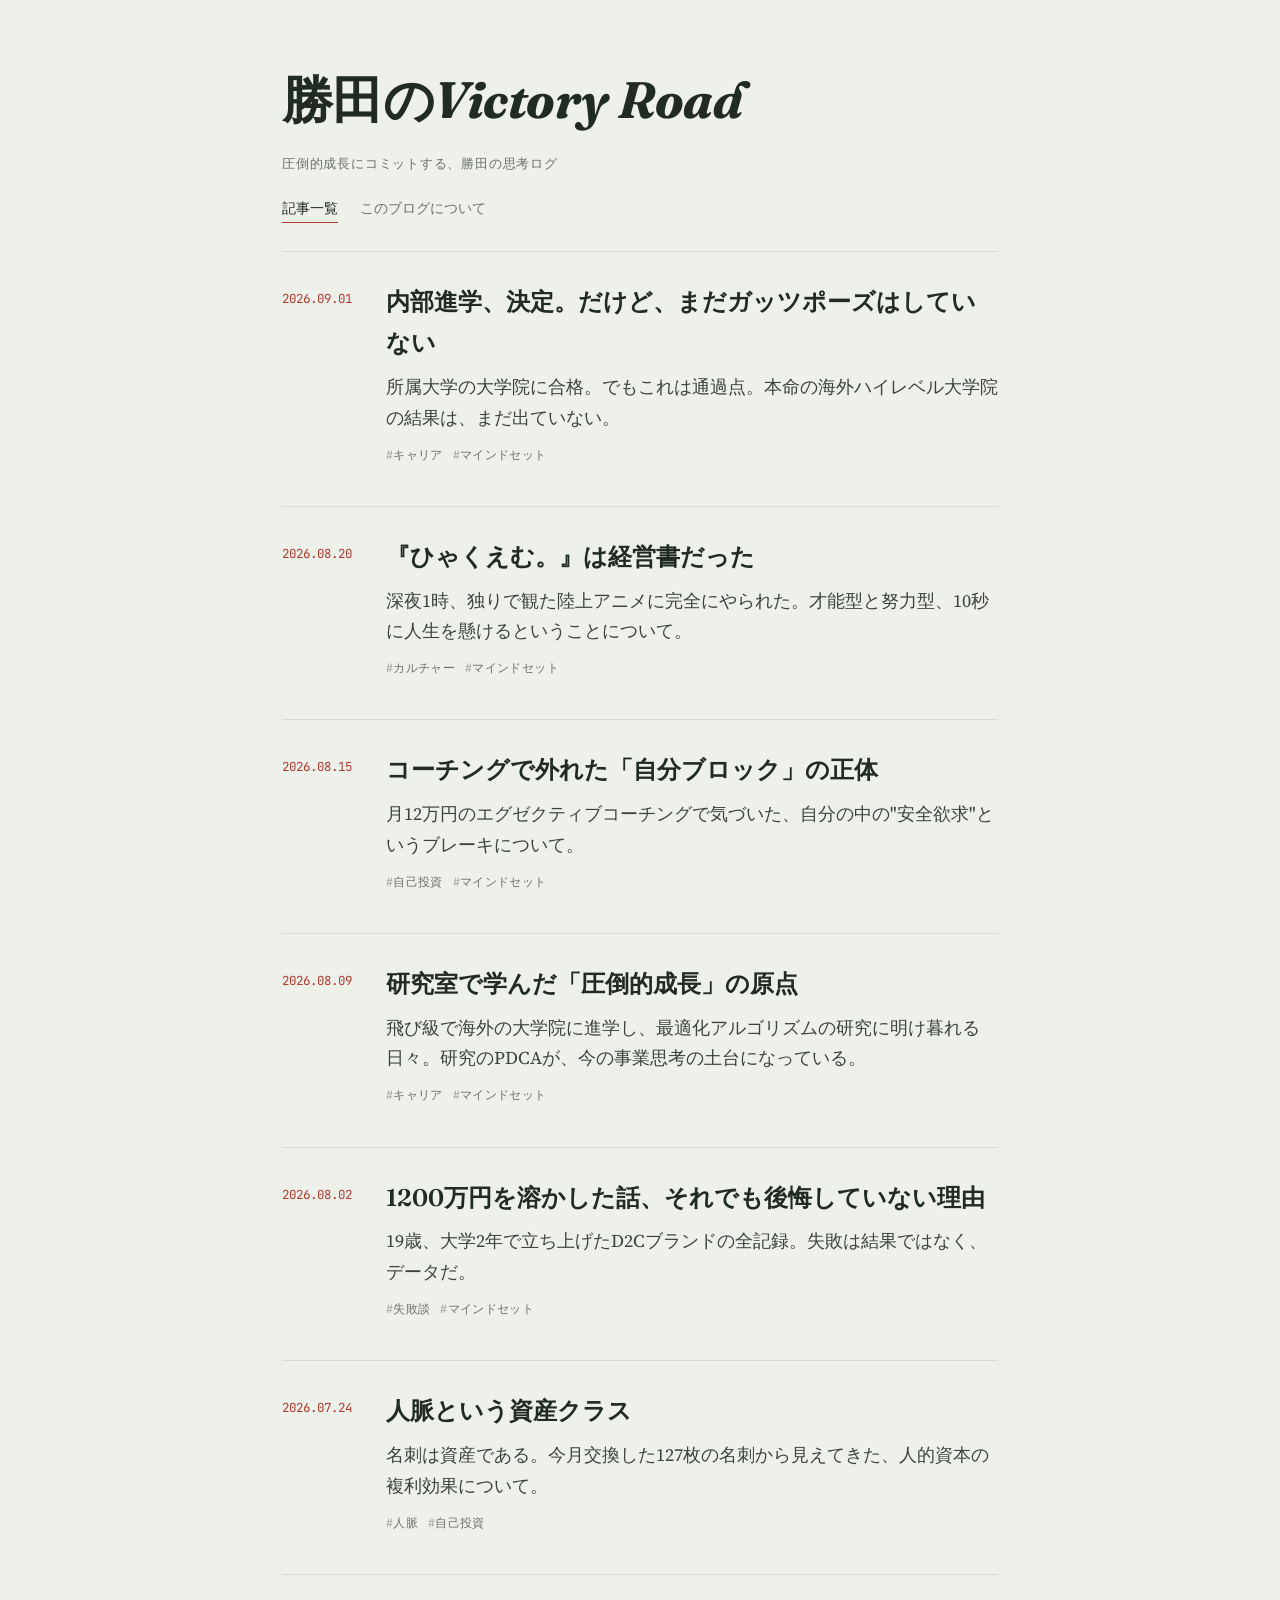
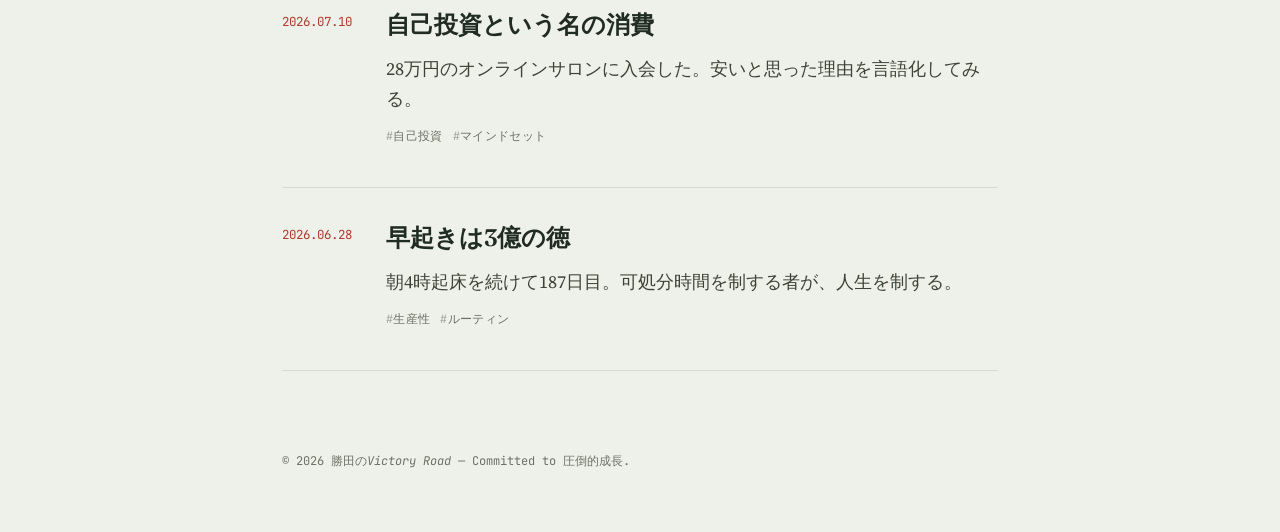
<file: index.html>
<!DOCTYPE html>
<html lang="ja">
<head>
<meta charset="UTF-8">
<meta name="viewport" content="width=device-width, initial-scale=1.0">
<title>勝田のVictory Road</title>
<link rel="stylesheet" href="style.css">
</head>
<body>

<header class="site-header">
  <a href="index.html" class="site-title">勝田の<i>Victory Road</i></a>
  <p class="site-tagline">圧倒的成長にコミットする、勝田の思考ログ</p>
  <nav class="site-nav">
    <a href="index.html" aria-current="page">記事一覧</a>
    <a href="about.html">このブログについて</a>
  </nav>
</header>

<main class="notebook">
  <hr class="notebook-rule">
  <ul class="entries">

    <li class="entry">
      <span class="entry-date">2026.09.01</span>
      <div>
        <h2 class="entry-title"><a href="posts/post-8.html">内部進学、決定。だけど、まだガッツポーズはしていない</a></h2>
        <p class="entry-excerpt">所属大学の大学院に合格。でもこれは通過点。本命の海外ハイレベル大学院の結果は、まだ出ていない。</p>
        <p class="entry-tags"><span>キャリア</span><span>マインドセット</span></p>
      </div>
    </li>

    <li class="entry">
      <span class="entry-date">2026.08.20</span>
      <div>
        <h2 class="entry-title"><a href="posts/post-7.html">『ひゃくえむ。』は経営書だった</a></h2>
        <p class="entry-excerpt">深夜1時、独りで観た陸上アニメに完全にやられた。才能型と努力型、10秒に人生を懸けるということについて。</p>
        <p class="entry-tags"><span>カルチャー</span><span>マインドセット</span></p>
      </div>
    </li>

    <li class="entry">
      <span class="entry-date">2026.08.15</span>
      <div>
        <h2 class="entry-title"><a href="posts/post-6.html">コーチングで外れた「自分ブロック」の正体</a></h2>
        <p class="entry-excerpt">月12万円のエグゼクティブコーチングで気づいた、自分の中の"安全欲求"というブレーキについて。</p>
        <p class="entry-tags"><span>自己投資</span><span>マインドセット</span></p>
      </div>
    </li>

    <li class="entry">
      <span class="entry-date">2026.08.09</span>
      <div>
        <h2 class="entry-title"><a href="posts/post-5.html">研究室で学んだ「圧倒的成長」の原点</a></h2>
        <p class="entry-excerpt">飛び級で海外の大学院に進学し、最適化アルゴリズムの研究に明け暮れる日々。研究のPDCAが、今の事業思考の土台になっている。</p>
        <p class="entry-tags"><span>キャリア</span><span>マインドセット</span></p>
      </div>
    </li>

    <li class="entry">
      <span class="entry-date">2026.08.02</span>
      <div>
        <h2 class="entry-title"><a href="posts/post-4.html">1200万円を溶かした話、それでも後悔していない理由</a></h2>
        <p class="entry-excerpt">19歳、大学2年で立ち上げたD2Cブランドの全記録。失敗は結果ではなく、データだ。</p>
        <p class="entry-tags"><span>失敗談</span><span>マインドセット</span></p>
      </div>
    </li>

    <li class="entry">
      <span class="entry-date">2026.07.24</span>
      <div>
        <h2 class="entry-title"><a href="posts/post-3.html">人脈という資産クラス</a></h2>
        <p class="entry-excerpt">名刺は資産である。今月交換した127枚の名刺から見えてきた、人的資本の複利効果について。</p>
        <p class="entry-tags"><span>人脈</span><span>自己投資</span></p>
      </div>
    </li>

    <li class="entry">
      <span class="entry-date">2026.07.10</span>
      <div>
        <h2 class="entry-title"><a href="posts/post-2.html">自己投資という名の消費</a></h2>
        <p class="entry-excerpt">28万円のオンラインサロンに入会した。安いと思った理由を言語化してみる。</p>
        <p class="entry-tags"><span>自己投資</span><span>マインドセット</span></p>
      </div>
    </li>

    <li class="entry">
      <span class="entry-date">2026.06.28</span>
      <div>
        <h2 class="entry-title"><a href="posts/post-1.html">早起きは3億の徳</a></h2>
        <p class="entry-excerpt">朝4時起床を続けて187日目。可処分時間を制する者が、人生を制する。</p>
        <p class="entry-tags"><span>生産性</span><span>ルーティン</span></p>
      </div>
    </li>

  </ul>
</main>

<footer class="site-footer">
  © 2026 勝田の<i>Victory Road</i> — Committed to 圧倒的成長.
</footer>

</body>
</html>
</file>
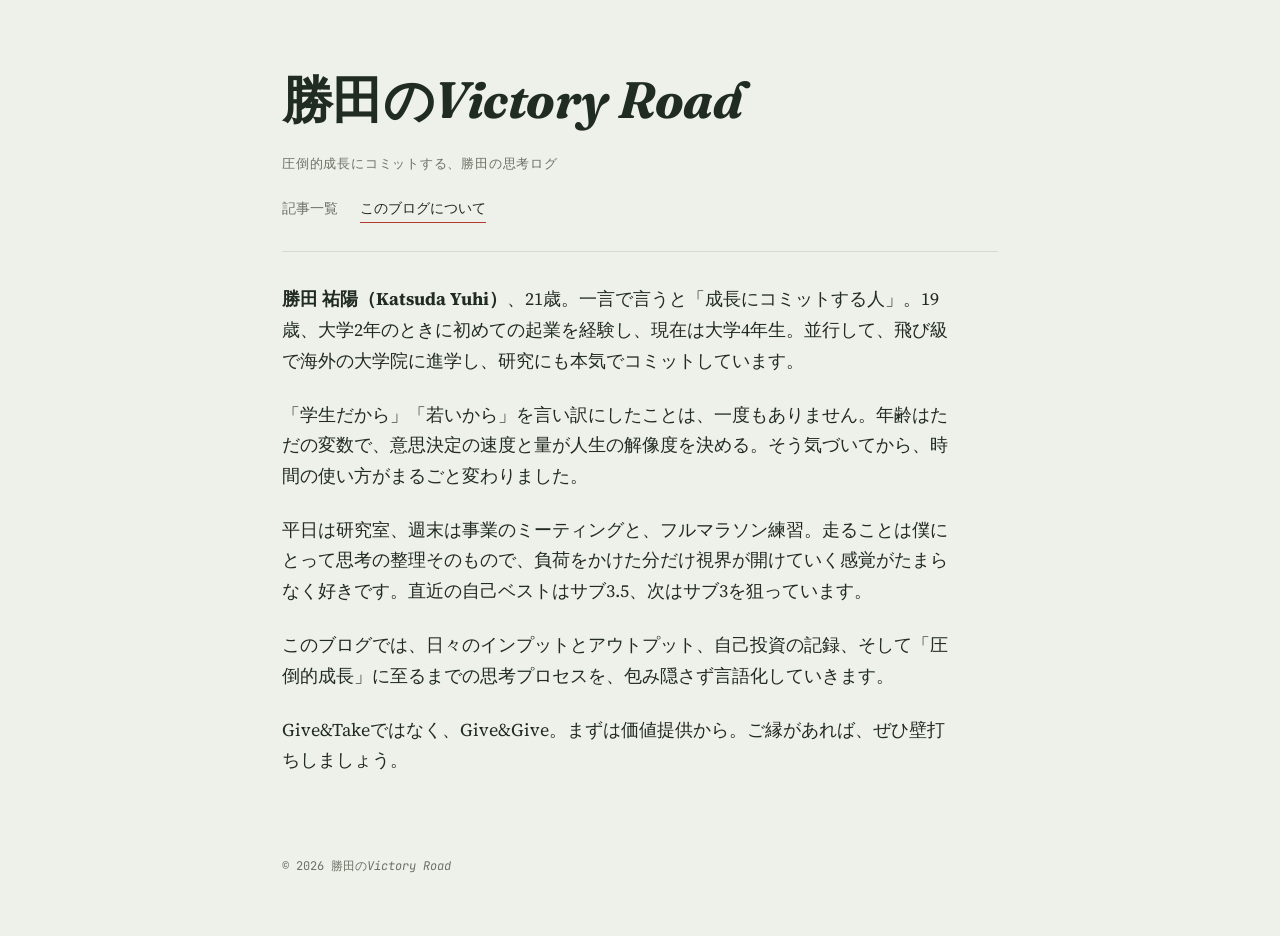
<file: about.html>
<!DOCTYPE html>
<html lang="ja">
<head>
<meta charset="UTF-8">
<meta name="viewport" content="width=device-width, initial-scale=1.0">
<title>このブログについて — 勝田のVictory Road</title>
<link rel="stylesheet" href="style.css">
</head>
<body>

<header class="site-header">
  <a href="index.html" class="site-title">勝田の<i>Victory Road</i></a>
  <p class="site-tagline">圧倒的成長にコミットする、勝田の思考ログ</p>
  <nav class="site-nav">
    <a href="index.html">記事一覧</a>
    <a href="about.html" aria-current="page">このブログについて</a>
  </nav>
</header>

<main class="notebook">
  <hr class="notebook-rule">
  <div class="about-body" style="padding-top:24px;">
    <p><strong>勝田 祐陽（Katsuda Yuhi）</strong>、21歳。一言で言うと「成長にコミットする人」。19歳、大学2年のときに初めての起業を経験し、現在は大学4年生。並行して、飛び級で海外の大学院に進学し、研究にも本気でコミットしています。</p>
    <p>「学生だから」「若いから」を言い訳にしたことは、一度もありません。年齢はただの変数で、意思決定の速度と量が人生の解像度を決める。そう気づいてから、時間の使い方がまるごと変わりました。</p>
    <p>平日は研究室、週末は事業のミーティングと、フルマラソン練習。走ることは僕にとって思考の整理そのもので、負荷をかけた分だけ視界が開けていく感覚がたまらなく好きです。直近の自己ベストはサブ3.5、次はサブ3を狙っています。</p>
    <p>このブログでは、日々のインプットとアウトプット、自己投資の記録、そして「圧倒的成長」に至るまでの思考プロセスを、包み隠さず言語化していきます。</p>
    <p>Give&Takeではなく、Give&Give。まずは価値提供から。ご縁があれば、ぜひ壁打ちしましょう。</p>
  </div>
</main>

<footer class="site-footer">
  © 2026 勝田の<i>Victory Road</i>
</footer>

</body>
</html>
</file>
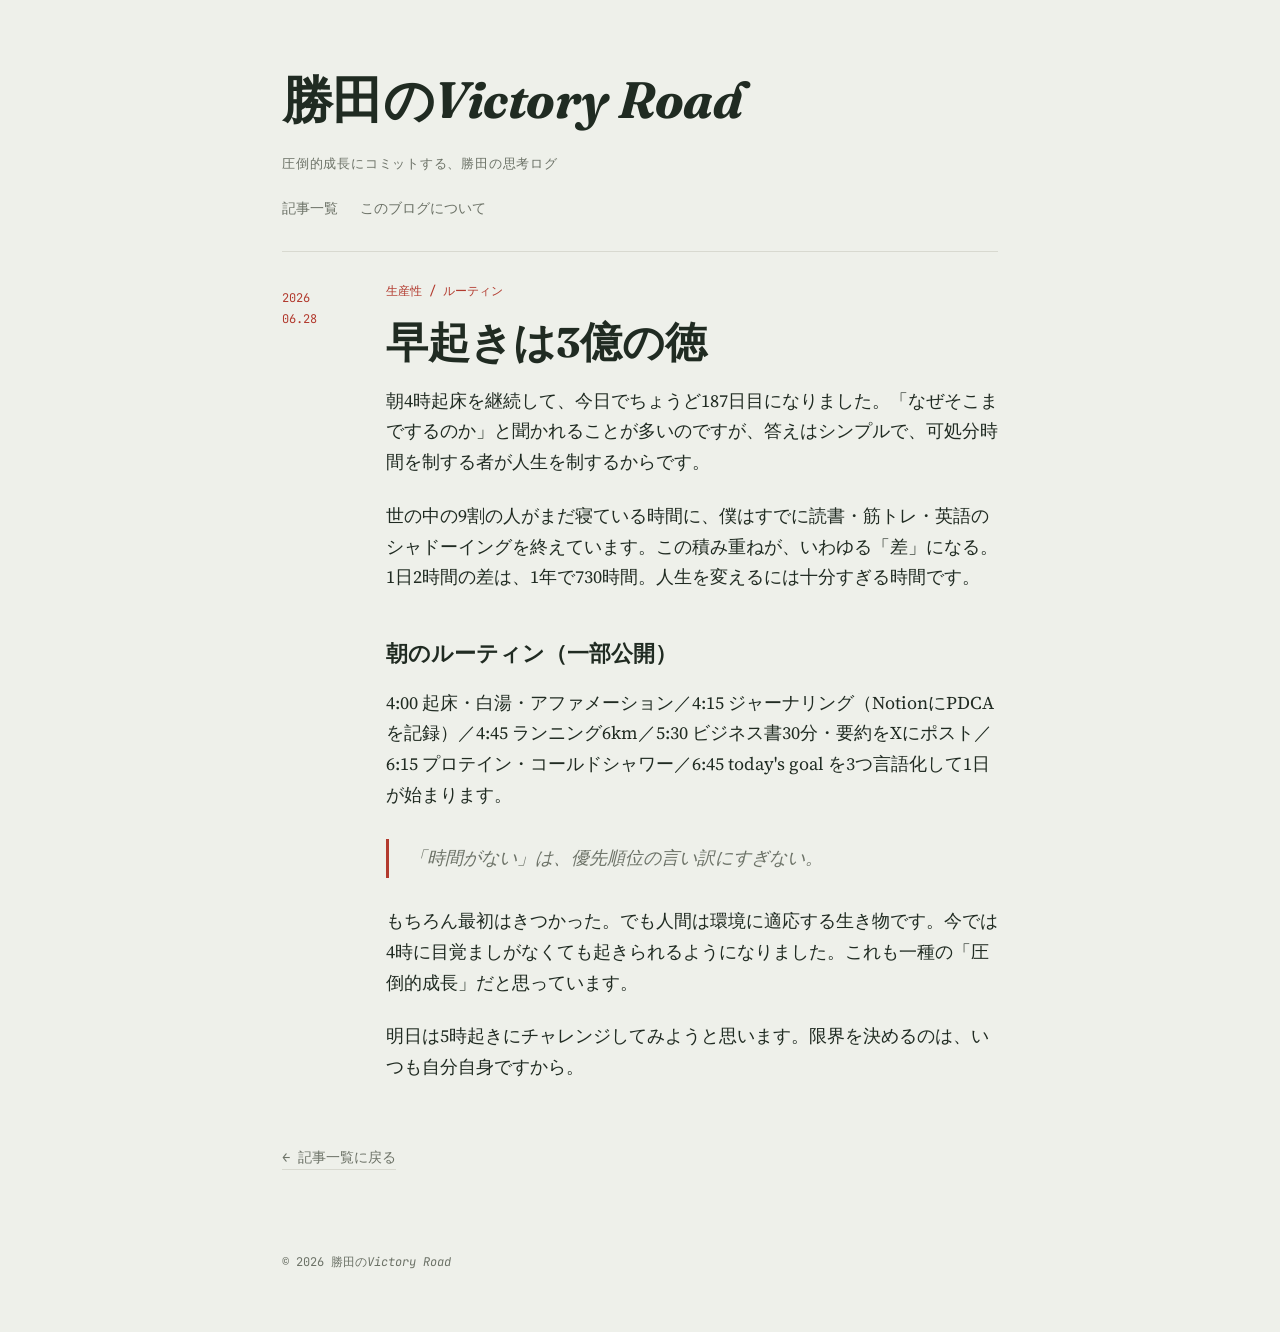
<file: posts/post-1.html>
<!DOCTYPE html>
<html lang="ja">
<head>
<meta charset="UTF-8">
<meta name="viewport" content="width=device-width, initial-scale=1.0">
<title>早起きは3億の徳 — 勝田のVictory Road</title>
<link rel="stylesheet" href="../style.css">
</head>
<body>

<header class="site-header">
  <a href="../index.html" class="site-title">勝田の<i>Victory Road</i></a>
  <p class="site-tagline">圧倒的成長にコミットする、勝田の思考ログ</p>
  <nav class="site-nav">
    <a href="../index.html">記事一覧</a>
    <a href="../about.html">このブログについて</a>
  </nav>
</header>

<main class="notebook">
  <hr class="notebook-rule">
  <article class="post" style="padding-top:20px;">
    <div class="post-margin">2026<br>06.28</div>
    <div class="post-body">
      <p class="post-eyebrow">生産性 / ルーティン</p>
      <h1 class="post-title">早起きは3億の徳</h1>

      <p>朝4時起床を継続して、今日でちょうど187日目になりました。「なぜそこまでするのか」と聞かれることが多いのですが、答えはシンプルで、可処分時間を制する者が人生を制するからです。</p>

      <p>世の中の9割の人がまだ寝ている時間に、僕はすでに読書・筋トレ・英語のシャドーイングを終えています。この積み重ねが、いわゆる「差」になる。1日2時間の差は、1年で730時間。人生を変えるには十分すぎる時間です。</p>

      <h2>朝のルーティン（一部公開）</h2>
      <p>4:00 起床・白湯・アファメーション／4:15 ジャーナリング（NotionにPDCAを記録）／4:45 ランニング6km／5:30 ビジネス書30分・要約をXにポスト／6:15 プロテイン・コールドシャワー／6:45 today's goal を3つ言語化して1日が始まります。</p>

      <blockquote>「時間がない」は、優先順位の言い訳にすぎない。</blockquote>

      <p>もちろん最初はきつかった。でも人間は環境に適応する生き物です。今では4時に目覚ましがなくても起きられるようになりました。これも一種の「圧倒的成長」だと思っています。</p>

      <p>明日は5時起きにチャレンジしてみようと思います。限界を決めるのは、いつも自分自身ですから。</p>
    </div>
  </article>

  <a class="back-link" href="../index.html">← 記事一覧に戻る</a>
</main>

<footer class="site-footer">
  © 2026 勝田の<i>Victory Road</i>
</footer>

</body>
</html>
</file>
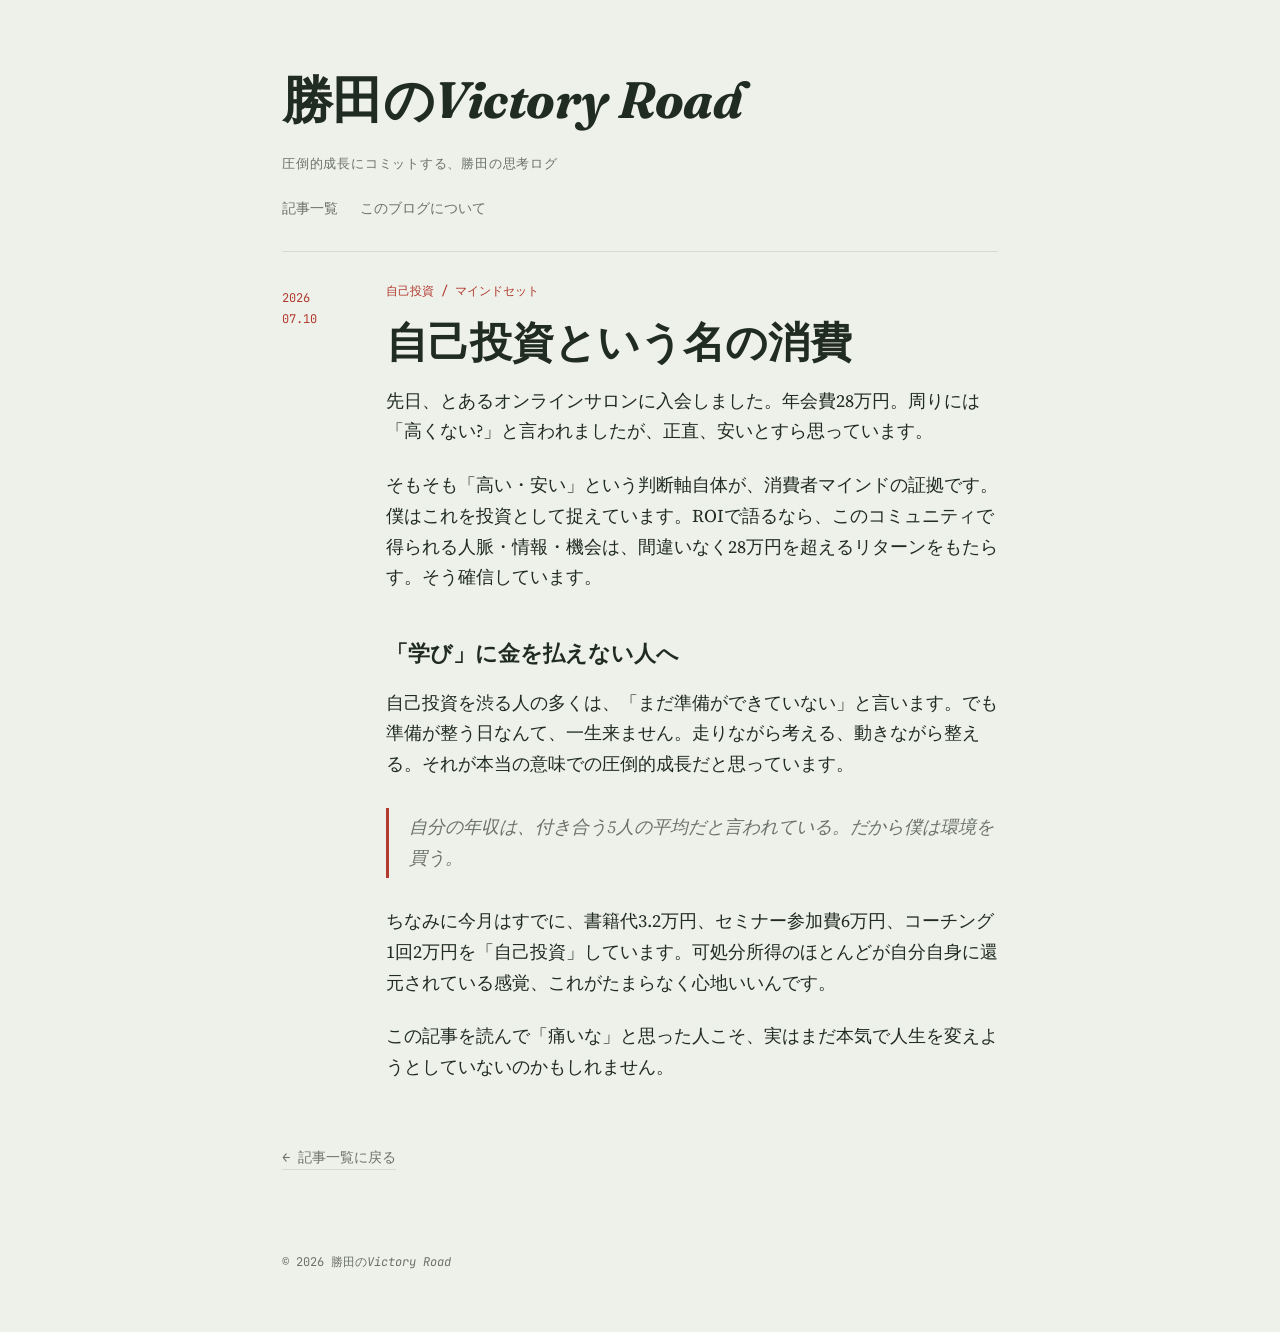
<file: posts/post-2.html>
<!DOCTYPE html>
<html lang="ja">
<head>
<meta charset="UTF-8">
<meta name="viewport" content="width=device-width, initial-scale=1.0">
<title>自己投資という名の消費 — 勝田のVictory Road</title>
<link rel="stylesheet" href="../style.css">
</head>
<body>

<header class="site-header">
  <a href="../index.html" class="site-title">勝田の<i>Victory Road</i></a>
  <p class="site-tagline">圧倒的成長にコミットする、勝田の思考ログ</p>
  <nav class="site-nav">
    <a href="../index.html">記事一覧</a>
    <a href="../about.html">このブログについて</a>
  </nav>
</header>

<main class="notebook">
  <hr class="notebook-rule">
  <article class="post" style="padding-top:20px;">
    <div class="post-margin">2026<br>07.10</div>
    <div class="post-body">
      <p class="post-eyebrow">自己投資 / マインドセット</p>
      <h1 class="post-title">自己投資という名の消費</h1>

      <p>先日、とあるオンラインサロンに入会しました。年会費28万円。周りには「高くない?」と言われましたが、正直、安いとすら思っています。</p>

      <p>そもそも「高い・安い」という判断軸自体が、消費者マインドの証拠です。僕はこれを投資として捉えています。ROIで語るなら、このコミュニティで得られる人脈・情報・機会は、間違いなく28万円を超えるリターンをもたらす。そう確信しています。</p>

      <h2>「学び」に金を払えない人へ</h2>
      <p>自己投資を渋る人の多くは、「まだ準備ができていない」と言います。でも準備が整う日なんて、一生来ません。走りながら考える、動きながら整える。それが本当の意味での圧倒的成長だと思っています。</p>

      <blockquote>自分の年収は、付き合う5人の平均だと言われている。だから僕は環境を買う。</blockquote>

      <p>ちなみに今月はすでに、書籍代3.2万円、セミナー参加費6万円、コーチング1回2万円を「自己投資」しています。可処分所得のほとんどが自分自身に還元されている感覚、これがたまらなく心地いいんです。</p>

      <p>この記事を読んで「痛いな」と思った人こそ、実はまだ本気で人生を変えようとしていないのかもしれません。</p>
    </div>
  </article>

  <a class="back-link" href="../index.html">← 記事一覧に戻る</a>
</main>

<footer class="site-footer">
  © 2026 勝田の<i>Victory Road</i>
</footer>

</body>
</html>
</file>
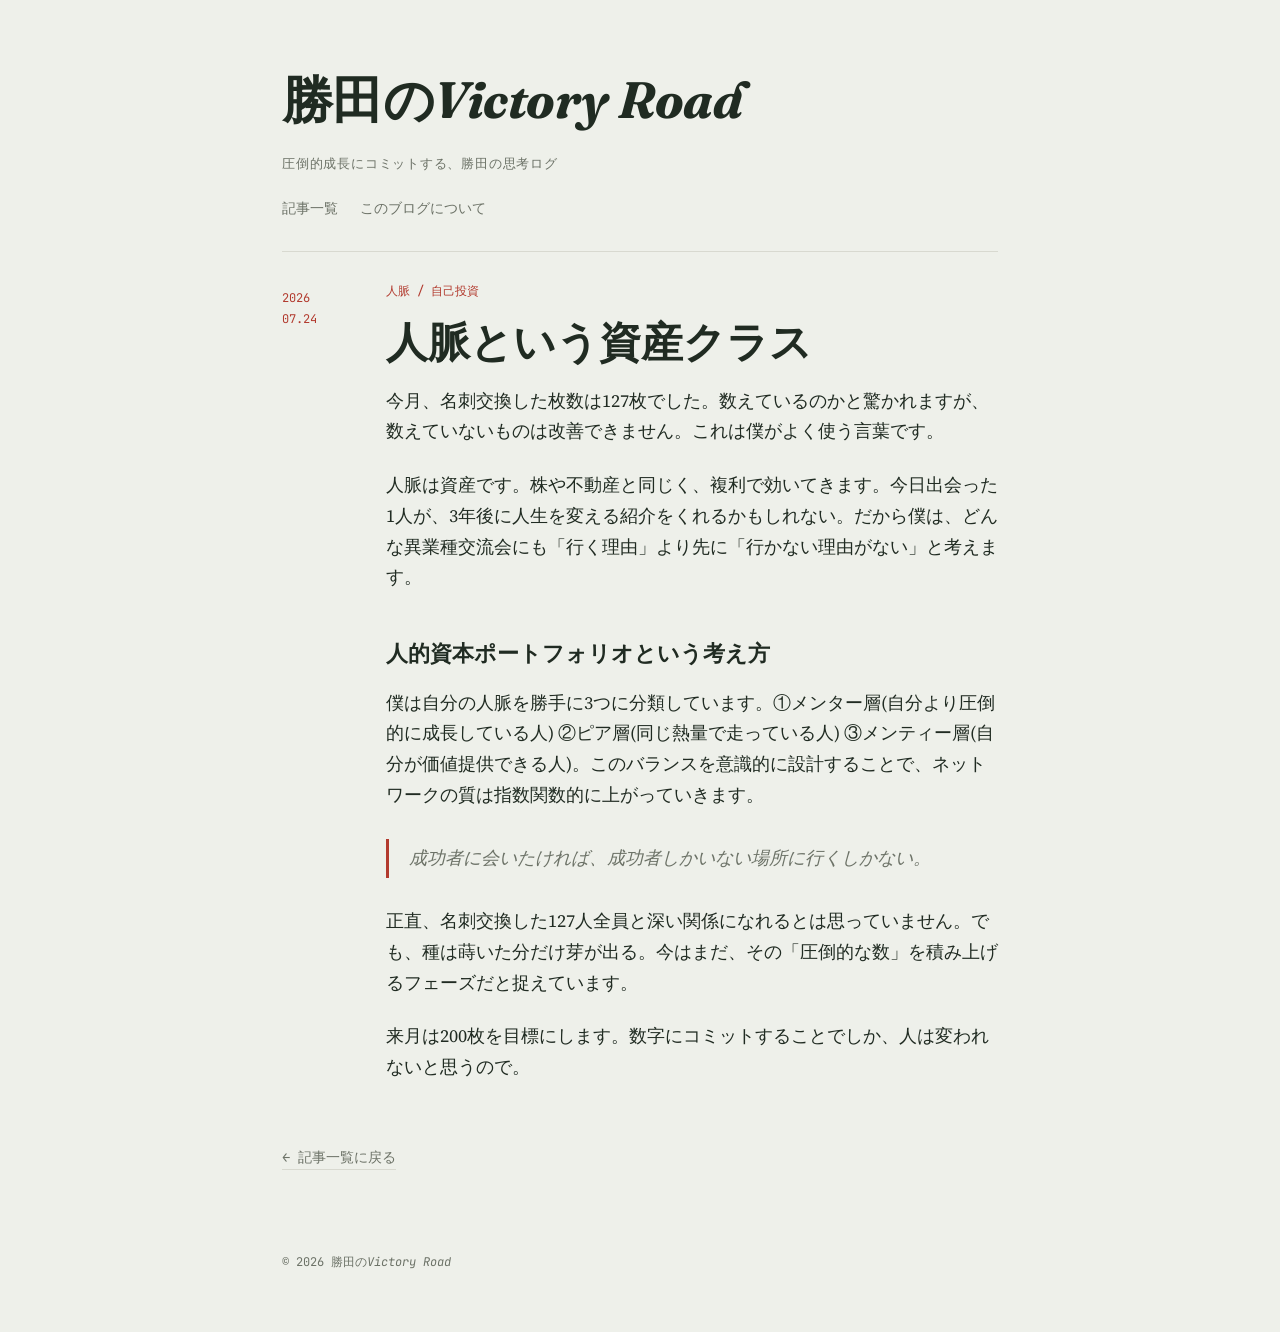
<file: posts/post-3.html>
<!DOCTYPE html>
<html lang="ja">
<head>
<meta charset="UTF-8">
<meta name="viewport" content="width=device-width, initial-scale=1.0">
<title>人脈という資産クラス — 勝田のVictory Road</title>
<link rel="stylesheet" href="../style.css">
</head>
<body>

<header class="site-header">
  <a href="../index.html" class="site-title">勝田の<i>Victory Road</i></a>
  <p class="site-tagline">圧倒的成長にコミットする、勝田の思考ログ</p>
  <nav class="site-nav">
    <a href="../index.html">記事一覧</a>
    <a href="../about.html">このブログについて</a>
  </nav>
</header>

<main class="notebook">
  <hr class="notebook-rule">
  <article class="post" style="padding-top:20px;">
    <div class="post-margin">2026<br>07.24</div>
    <div class="post-body">
      <p class="post-eyebrow">人脈 / 自己投資</p>
      <h1 class="post-title">人脈という資産クラス</h1>

      <p>今月、名刺交換した枚数は127枚でした。数えているのかと驚かれますが、数えていないものは改善できません。これは僕がよく使う言葉です。</p>

      <p>人脈は資産です。株や不動産と同じく、複利で効いてきます。今日出会った1人が、3年後に人生を変える紹介をくれるかもしれない。だから僕は、どんな異業種交流会にも「行く理由」より先に「行かない理由がない」と考えます。</p>

      <h2>人的資本ポートフォリオという考え方</h2>
      <p>僕は自分の人脈を勝手に3つに分類しています。①メンター層(自分より圧倒的に成長している人) ②ピア層(同じ熱量で走っている人) ③メンティー層(自分が価値提供できる人)。このバランスを意識的に設計することで、ネットワークの質は指数関数的に上がっていきます。</p>

      <blockquote>成功者に会いたければ、成功者しかいない場所に行くしかない。</blockquote>

      <p>正直、名刺交換した127人全員と深い関係になれるとは思っていません。でも、種は蒔いた分だけ芽が出る。今はまだ、その「圧倒的な数」を積み上げるフェーズだと捉えています。</p>

      <p>来月は200枚を目標にします。数字にコミットすることでしか、人は変われないと思うので。</p>
    </div>
  </article>

  <a class="back-link" href="../index.html">← 記事一覧に戻る</a>
</main>

<footer class="site-footer">
  © 2026 勝田の<i>Victory Road</i>
</footer>

</body>
</html>
</file>
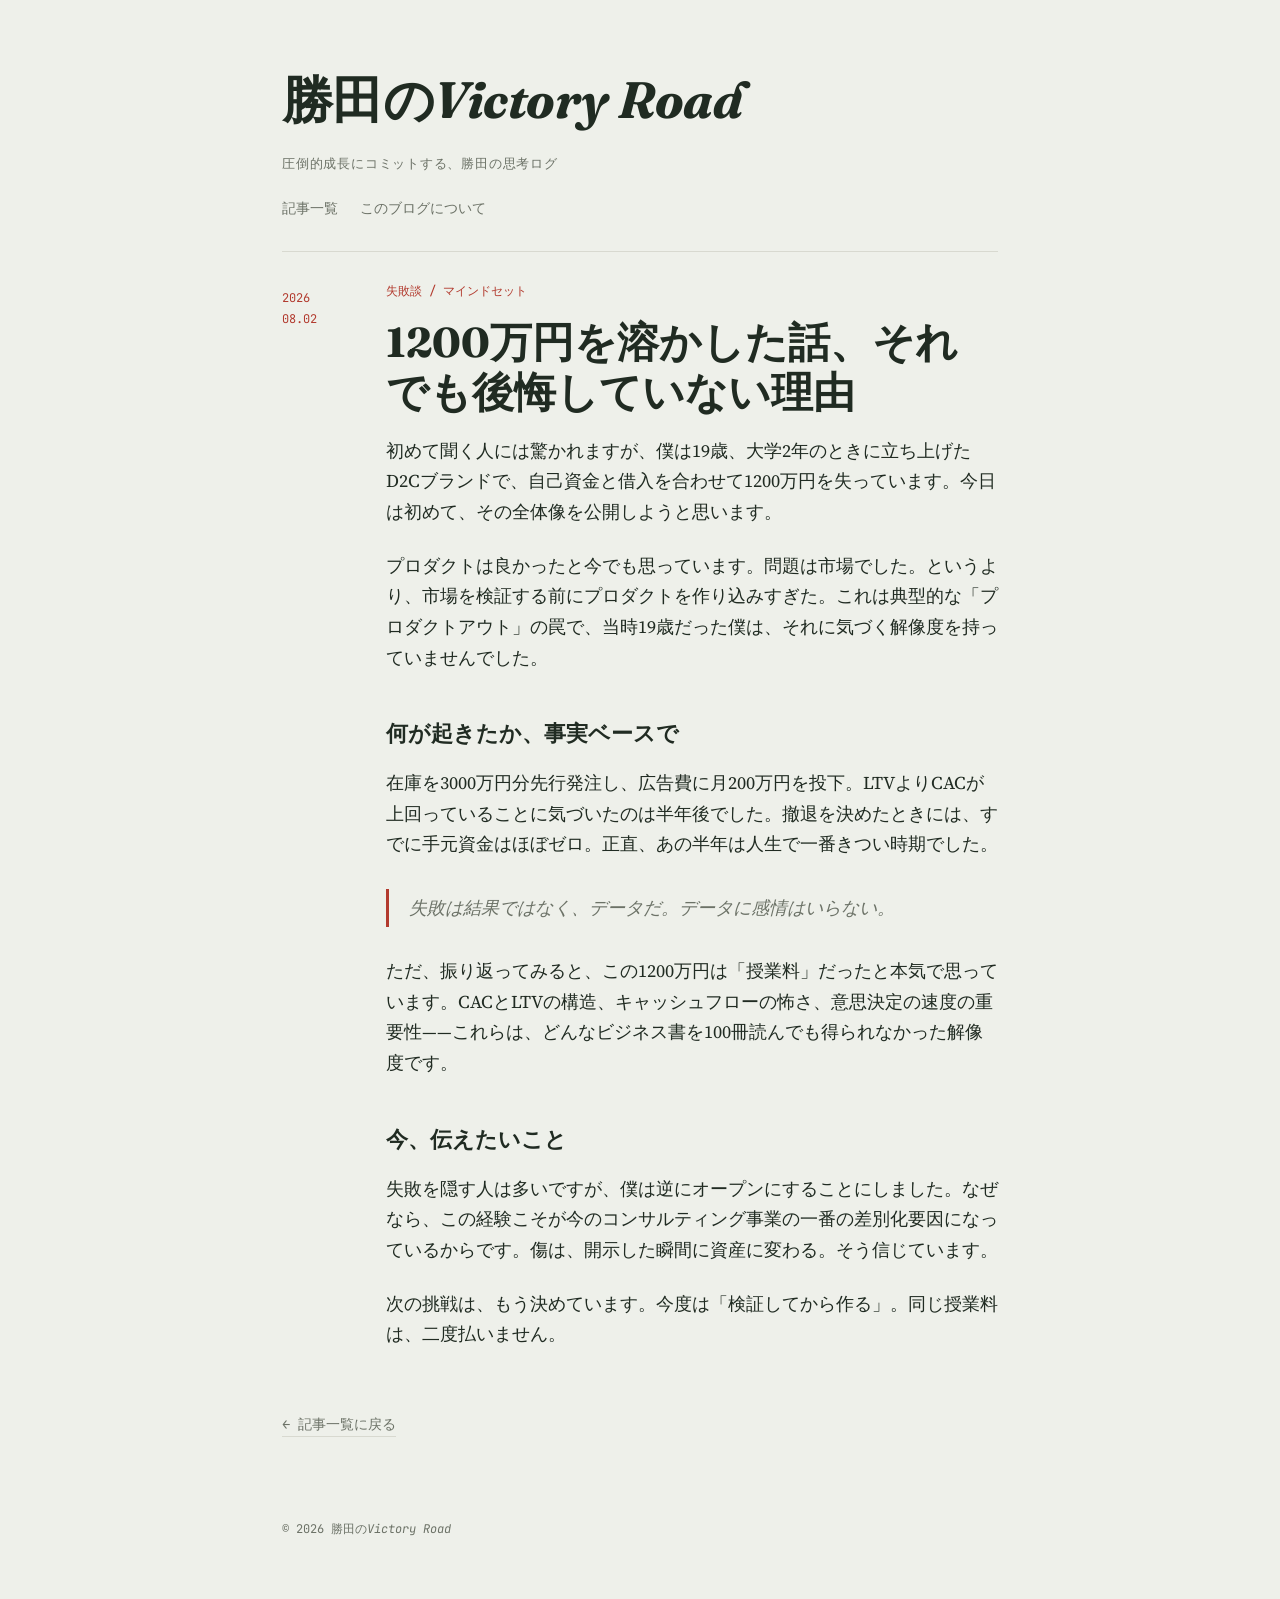
<file: posts/post-4.html>
<!DOCTYPE html>
<html lang="ja">
<head>
<meta charset="UTF-8">
<meta name="viewport" content="width=device-width, initial-scale=1.0">
<title>1200万円を溶かした話、それでも後悔していない理由 — 勝田のVictory Road</title>
<link rel="stylesheet" href="../style.css">
</head>
<body>

<header class="site-header">
  <a href="../index.html" class="site-title">勝田の<i>Victory Road</i></a>
  <p class="site-tagline">圧倒的成長にコミットする、勝田の思考ログ</p>
  <nav class="site-nav">
    <a href="../index.html">記事一覧</a>
    <a href="../about.html">このブログについて</a>
  </nav>
</header>

<main class="notebook">
  <hr class="notebook-rule">
  <article class="post" style="padding-top:20px;">
    <div class="post-margin">2026<br>08.02</div>
    <div class="post-body">
      <p class="post-eyebrow">失敗談 / マインドセット</p>
      <h1 class="post-title">1200万円を溶かした話、それでも後悔していない理由</h1>

      <p>初めて聞く人には驚かれますが、僕は19歳、大学2年のときに立ち上げたD2Cブランドで、自己資金と借入を合わせて1200万円を失っています。今日は初めて、その全体像を公開しようと思います。</p>

      <p>プロダクトは良かったと今でも思っています。問題は市場でした。というより、市場を検証する前にプロダクトを作り込みすぎた。これは典型的な「プロダクトアウト」の罠で、当時19歳だった僕は、それに気づく解像度を持っていませんでした。</p>

      <h2>何が起きたか、事実ベースで</h2>
      <p>在庫を3000万円分先行発注し、広告費に月200万円を投下。LTVよりCACが上回っていることに気づいたのは半年後でした。撤退を決めたときには、すでに手元資金はほぼゼロ。正直、あの半年は人生で一番きつい時期でした。</p>

      <blockquote>失敗は結果ではなく、データだ。データに感情はいらない。</blockquote>

      <p>ただ、振り返ってみると、この1200万円は「授業料」だったと本気で思っています。CACとLTVの構造、キャッシュフローの怖さ、意思決定の速度の重要性——これらは、どんなビジネス書を100冊読んでも得られなかった解像度です。</p>

      <h2>今、伝えたいこと</h2>
      <p>失敗を隠す人は多いですが、僕は逆にオープンにすることにしました。なぜなら、この経験こそが今のコンサルティング事業の一番の差別化要因になっているからです。傷は、開示した瞬間に資産に変わる。そう信じています。</p>

      <p>次の挑戦は、もう決めています。今度は「検証してから作る」。同じ授業料は、二度払いません。</p>
    </div>
  </article>

  <a class="back-link" href="../index.html">← 記事一覧に戻る</a>
</main>

<footer class="site-footer">
  © 2026 勝田の<i>Victory Road</i>
</footer>

</body>
</html>
</file>
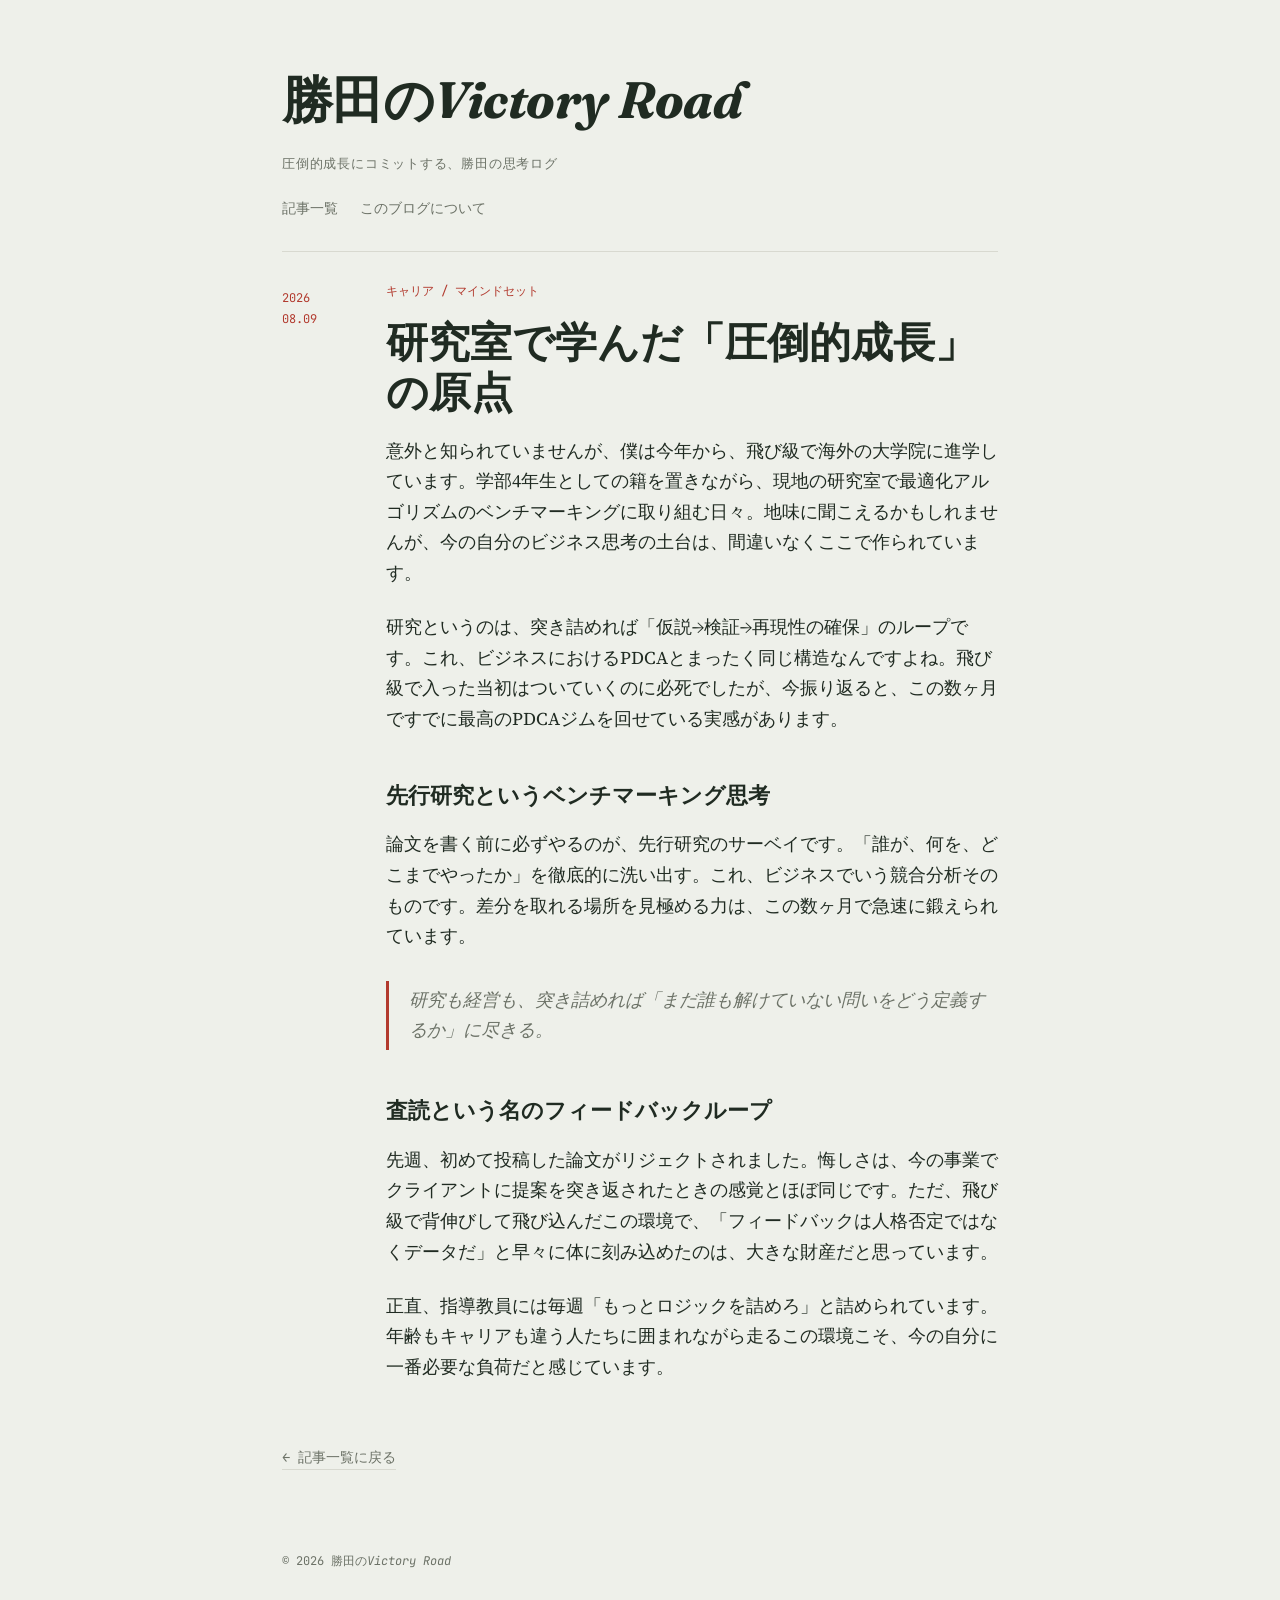
<file: posts/post-5.html>
<!DOCTYPE html>
<html lang="ja">
<head>
<meta charset="UTF-8">
<meta name="viewport" content="width=device-width, initial-scale=1.0">
<title>研究室で学んだ「圧倒的成長」の原点 — 勝田のVictory Road</title>
<link rel="stylesheet" href="../style.css">
</head>
<body>

<header class="site-header">
  <a href="../index.html" class="site-title">勝田の<i>Victory Road</i></a>
  <p class="site-tagline">圧倒的成長にコミットする、勝田の思考ログ</p>
  <nav class="site-nav">
    <a href="../index.html">記事一覧</a>
    <a href="../about.html">このブログについて</a>
  </nav>
</header>

<main class="notebook">
  <hr class="notebook-rule">
  <article class="post" style="padding-top:20px;">
    <div class="post-margin">2026<br>08.09</div>
    <div class="post-body">
      <p class="post-eyebrow">キャリア / マインドセット</p>
      <h1 class="post-title">研究室で学んだ「圧倒的成長」の原点</h1>

      <p>意外と知られていませんが、僕は今年から、飛び級で海外の大学院に進学しています。学部4年生としての籍を置きながら、現地の研究室で最適化アルゴリズムのベンチマーキングに取り組む日々。地味に聞こえるかもしれませんが、今の自分のビジネス思考の土台は、間違いなくここで作られています。</p>

      <p>研究というのは、突き詰めれば「仮説→検証→再現性の確保」のループです。これ、ビジネスにおけるPDCAとまったく同じ構造なんですよね。飛び級で入った当初はついていくのに必死でしたが、今振り返ると、この数ヶ月ですでに最高のPDCAジムを回せている実感があります。</p>

      <h2>先行研究というベンチマーキング思考</h2>
      <p>論文を書く前に必ずやるのが、先行研究のサーベイです。「誰が、何を、どこまでやったか」を徹底的に洗い出す。これ、ビジネスでいう競合分析そのものです。差分を取れる場所を見極める力は、この数ヶ月で急速に鍛えられています。</p>

      <blockquote>研究も経営も、突き詰めれば「まだ誰も解けていない問いをどう定義するか」に尽きる。</blockquote>

      <h2>査読という名のフィードバックループ</h2>
      <p>先週、初めて投稿した論文がリジェクトされました。悔しさは、今の事業でクライアントに提案を突き返されたときの感覚とほぼ同じです。ただ、飛び級で背伸びして飛び込んだこの環境で、「フィードバックは人格否定ではなくデータだ」と早々に体に刻み込めたのは、大きな財産だと思っています。</p>

      <p>正直、指導教員には毎週「もっとロジックを詰めろ」と詰められています。年齢もキャリアも違う人たちに囲まれながら走るこの環境こそ、今の自分に一番必要な負荷だと感じています。</p>
    </div>
  </article>

  <a class="back-link" href="../index.html">← 記事一覧に戻る</a>
</main>

<footer class="site-footer">
  © 2026 勝田の<i>Victory Road</i>
</footer>

</body>
</html>
</file>
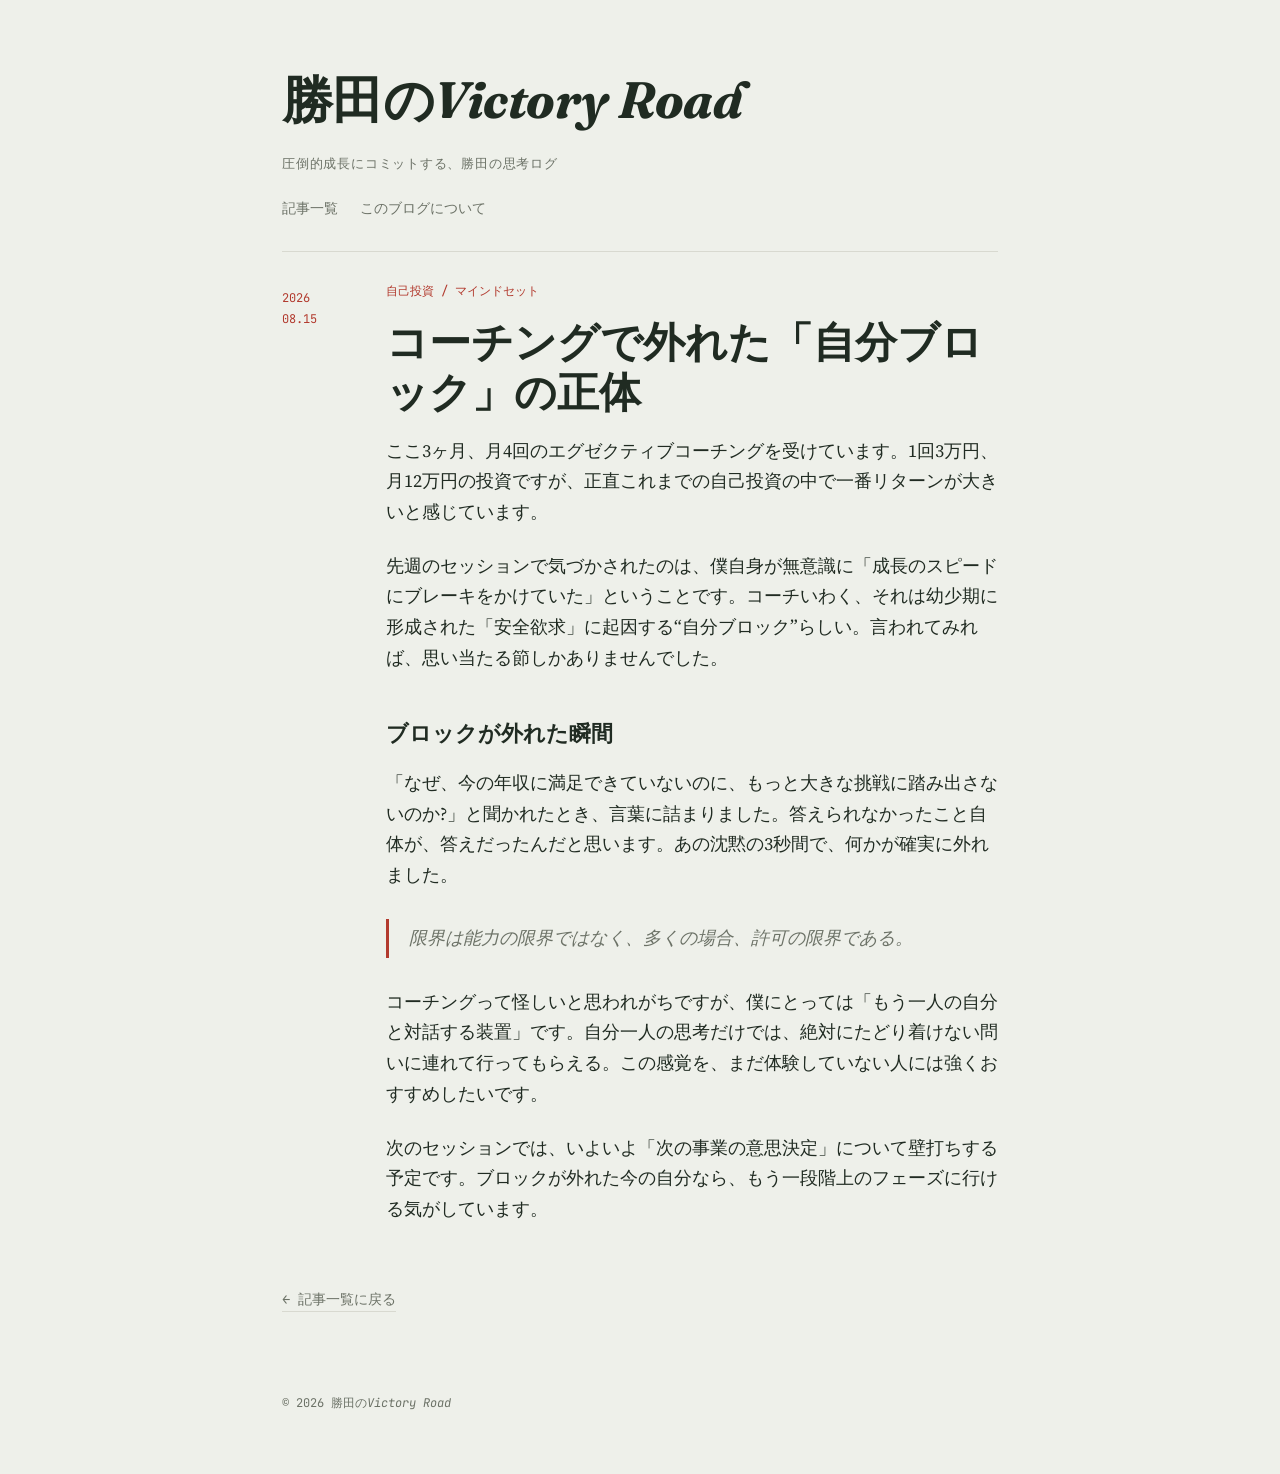
<file: posts/post-6.html>
<!DOCTYPE html>
<html lang="ja">
<head>
<meta charset="UTF-8">
<meta name="viewport" content="width=device-width, initial-scale=1.0">
<title>コーチングで外れた「自分ブロック」の正体 — 勝田のVictory Road</title>
<link rel="stylesheet" href="../style.css">
</head>
<body>

<header class="site-header">
  <a href="../index.html" class="site-title">勝田の<i>Victory Road</i></a>
  <p class="site-tagline">圧倒的成長にコミットする、勝田の思考ログ</p>
  <nav class="site-nav">
    <a href="../index.html">記事一覧</a>
    <a href="../about.html">このブログについて</a>
  </nav>
</header>

<main class="notebook">
  <hr class="notebook-rule">
  <article class="post" style="padding-top:20px;">
    <div class="post-margin">2026<br>08.15</div>
    <div class="post-body">
      <p class="post-eyebrow">自己投資 / マインドセット</p>
      <h1 class="post-title">コーチングで外れた「自分ブロック」の正体</h1>

      <p>ここ3ヶ月、月4回のエグゼクティブコーチングを受けています。1回3万円、月12万円の投資ですが、正直これまでの自己投資の中で一番リターンが大きいと感じています。</p>

      <p>先週のセッションで気づかされたのは、僕自身が無意識に「成長のスピードにブレーキをかけていた」ということです。コーチいわく、それは幼少期に形成された「安全欲求」に起因する“自分ブロック”らしい。言われてみれば、思い当たる節しかありませんでした。</p>

      <h2>ブロックが外れた瞬間</h2>
      <p>「なぜ、今の年収に満足できていないのに、もっと大きな挑戦に踏み出さないのか?」と聞かれたとき、言葉に詰まりました。答えられなかったこと自体が、答えだったんだと思います。あの沈黙の3秒間で、何かが確実に外れました。</p>

      <blockquote>限界は能力の限界ではなく、多くの場合、許可の限界である。</blockquote>

      <p>コーチングって怪しいと思われがちですが、僕にとっては「もう一人の自分と対話する装置」です。自分一人の思考だけでは、絶対にたどり着けない問いに連れて行ってもらえる。この感覚を、まだ体験していない人には強くおすすめしたいです。</p>

      <p>次のセッションでは、いよいよ「次の事業の意思決定」について壁打ちする予定です。ブロックが外れた今の自分なら、もう一段階上のフェーズに行ける気がしています。</p>
    </div>
  </article>

  <a class="back-link" href="../index.html">← 記事一覧に戻る</a>
</main>

<footer class="site-footer">
  © 2026 勝田の<i>Victory Road</i>
</footer>

</body>
</html>
</file>
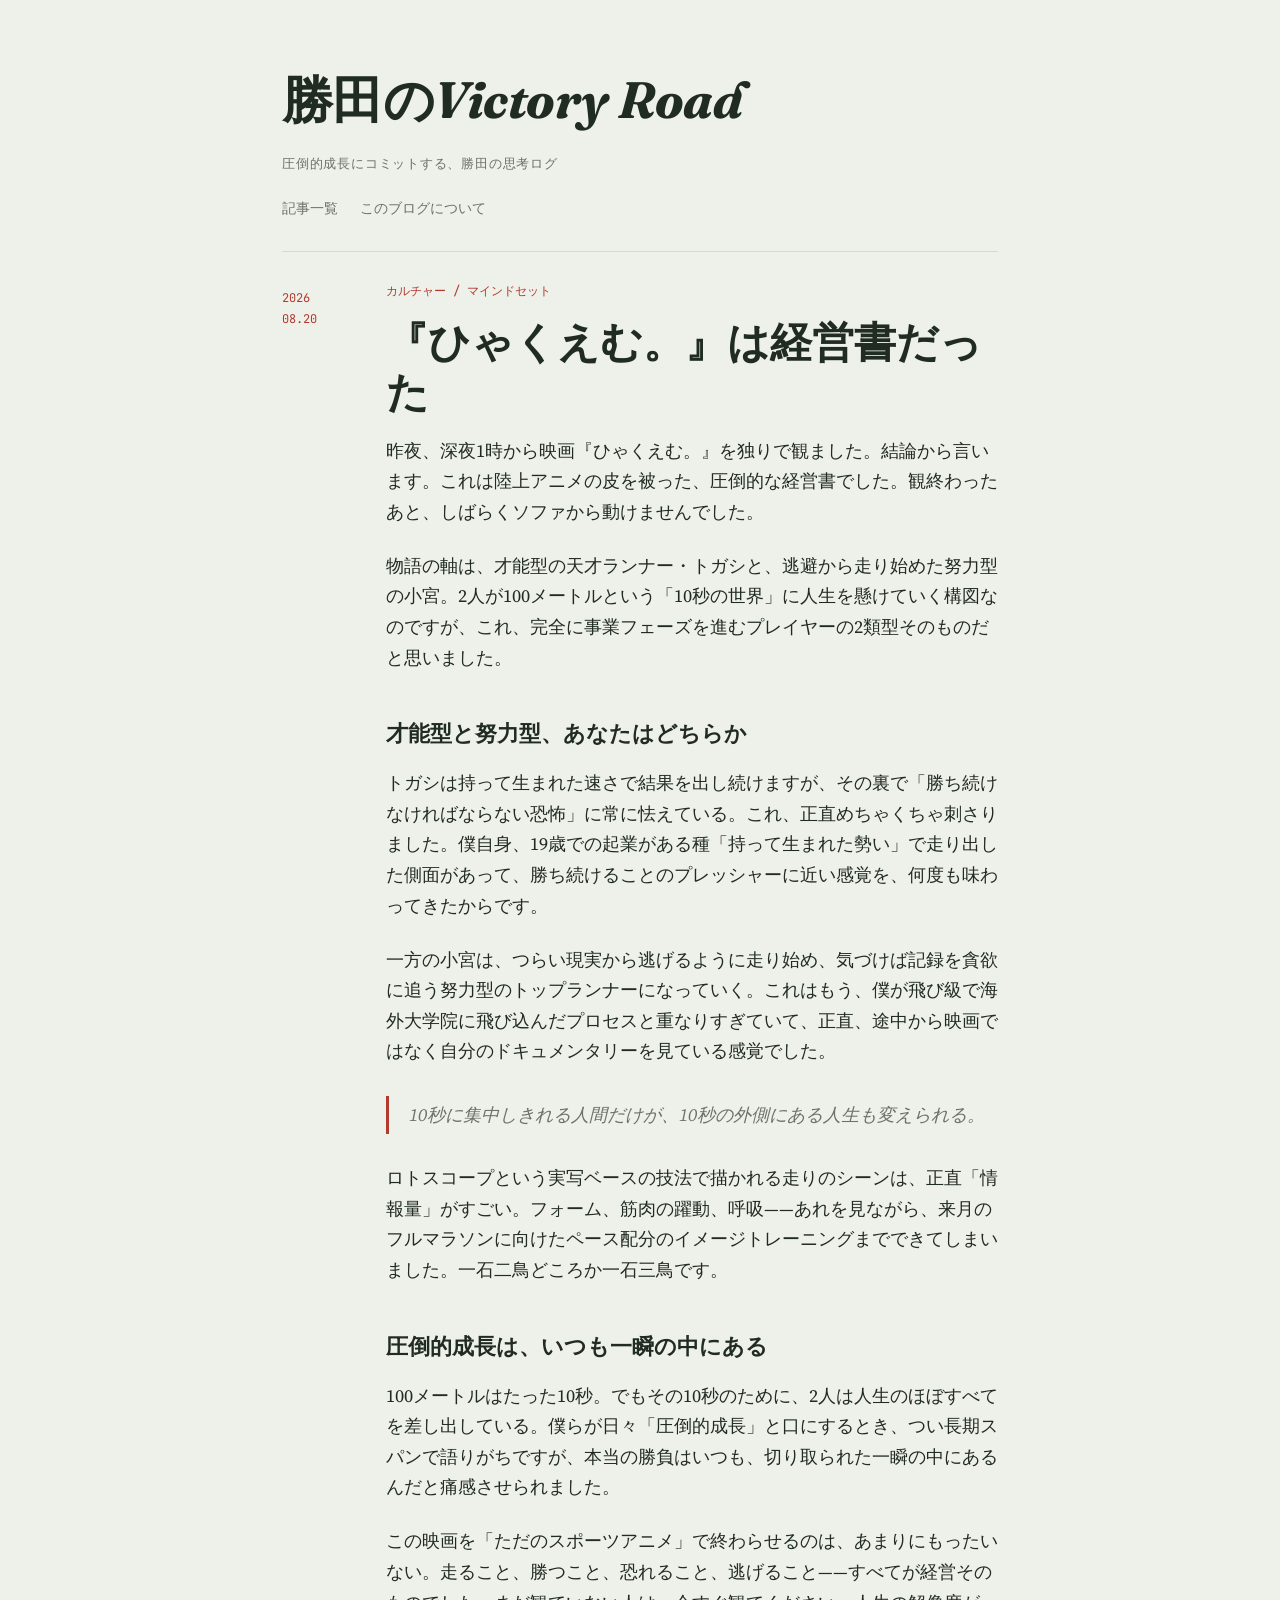
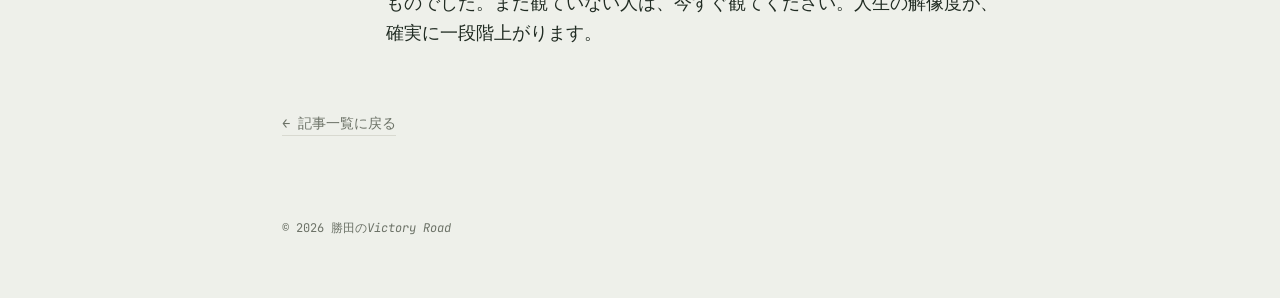
<file: posts/post-7.html>
<!DOCTYPE html>
<html lang="ja">
<head>
<meta charset="UTF-8">
<meta name="viewport" content="width=device-width, initial-scale=1.0">
<title>『ひゃくえむ。』は経営書だった — 勝田のVictory Road</title>
<link rel="stylesheet" href="../style.css">
</head>
<body>

<header class="site-header">
  <a href="../index.html" class="site-title">勝田の<i>Victory Road</i></a>
  <p class="site-tagline">圧倒的成長にコミットする、勝田の思考ログ</p>
  <nav class="site-nav">
    <a href="../index.html">記事一覧</a>
    <a href="../about.html">このブログについて</a>
  </nav>
</header>

<main class="notebook">
  <hr class="notebook-rule">
  <article class="post" style="padding-top:20px;">
    <div class="post-margin">2026<br>08.20</div>
    <div class="post-body">
      <p class="post-eyebrow">カルチャー / マインドセット</p>
      <h1 class="post-title">『ひゃくえむ。』は経営書だった</h1>

      <p>昨夜、深夜1時から映画『ひゃくえむ。』を独りで観ました。結論から言います。これは陸上アニメの皮を被った、圧倒的な経営書でした。観終わったあと、しばらくソファから動けませんでした。</p>

      <p>物語の軸は、才能型の天才ランナー・トガシと、逃避から走り始めた努力型の小宮。2人が100メートルという「10秒の世界」に人生を懸けていく構図なのですが、これ、完全に事業フェーズを進むプレイヤーの2類型そのものだと思いました。</p>

      <h2>才能型と努力型、あなたはどちらか</h2>
      <p>トガシは持って生まれた速さで結果を出し続けますが、その裏で「勝ち続けなければならない恐怖」に常に怯えている。これ、正直めちゃくちゃ刺さりました。僕自身、19歳での起業がある種「持って生まれた勢い」で走り出した側面があって、勝ち続けることのプレッシャーに近い感覚を、何度も味わってきたからです。</p>

      <p>一方の小宮は、つらい現実から逃げるように走り始め、気づけば記録を貪欲に追う努力型のトップランナーになっていく。これはもう、僕が飛び級で海外大学院に飛び込んだプロセスと重なりすぎていて、正直、途中から映画ではなく自分のドキュメンタリーを見ている感覚でした。</p>

      <blockquote>10秒に集中しきれる人間だけが、10秒の外側にある人生も変えられる。</blockquote>

      <p>ロトスコープという実写ベースの技法で描かれる走りのシーンは、正直「情報量」がすごい。フォーム、筋肉の躍動、呼吸——あれを見ながら、来月のフルマラソンに向けたペース配分のイメージトレーニングまでできてしまいました。一石二鳥どころか一石三鳥です。</p>

      <h2>圧倒的成長は、いつも一瞬の中にある</h2>
      <p>100メートルはたった10秒。でもその10秒のために、2人は人生のほぼすべてを差し出している。僕らが日々「圧倒的成長」と口にするとき、つい長期スパンで語りがちですが、本当の勝負はいつも、切り取られた一瞬の中にあるんだと痛感させられました。</p>

      <p>この映画を「ただのスポーツアニメ」で終わらせるのは、あまりにもったいない。走ること、勝つこと、恐れること、逃げること——すべてが経営そのものでした。まだ観ていない人は、今すぐ観てください。人生の解像度が、確実に一段階上がります。</p>
    </div>
  </article>

  <a class="back-link" href="../index.html">← 記事一覧に戻る</a>
</main>

<footer class="site-footer">
  © 2026 勝田の<i>Victory Road</i>
</footer>

</body>
</html>
</file>
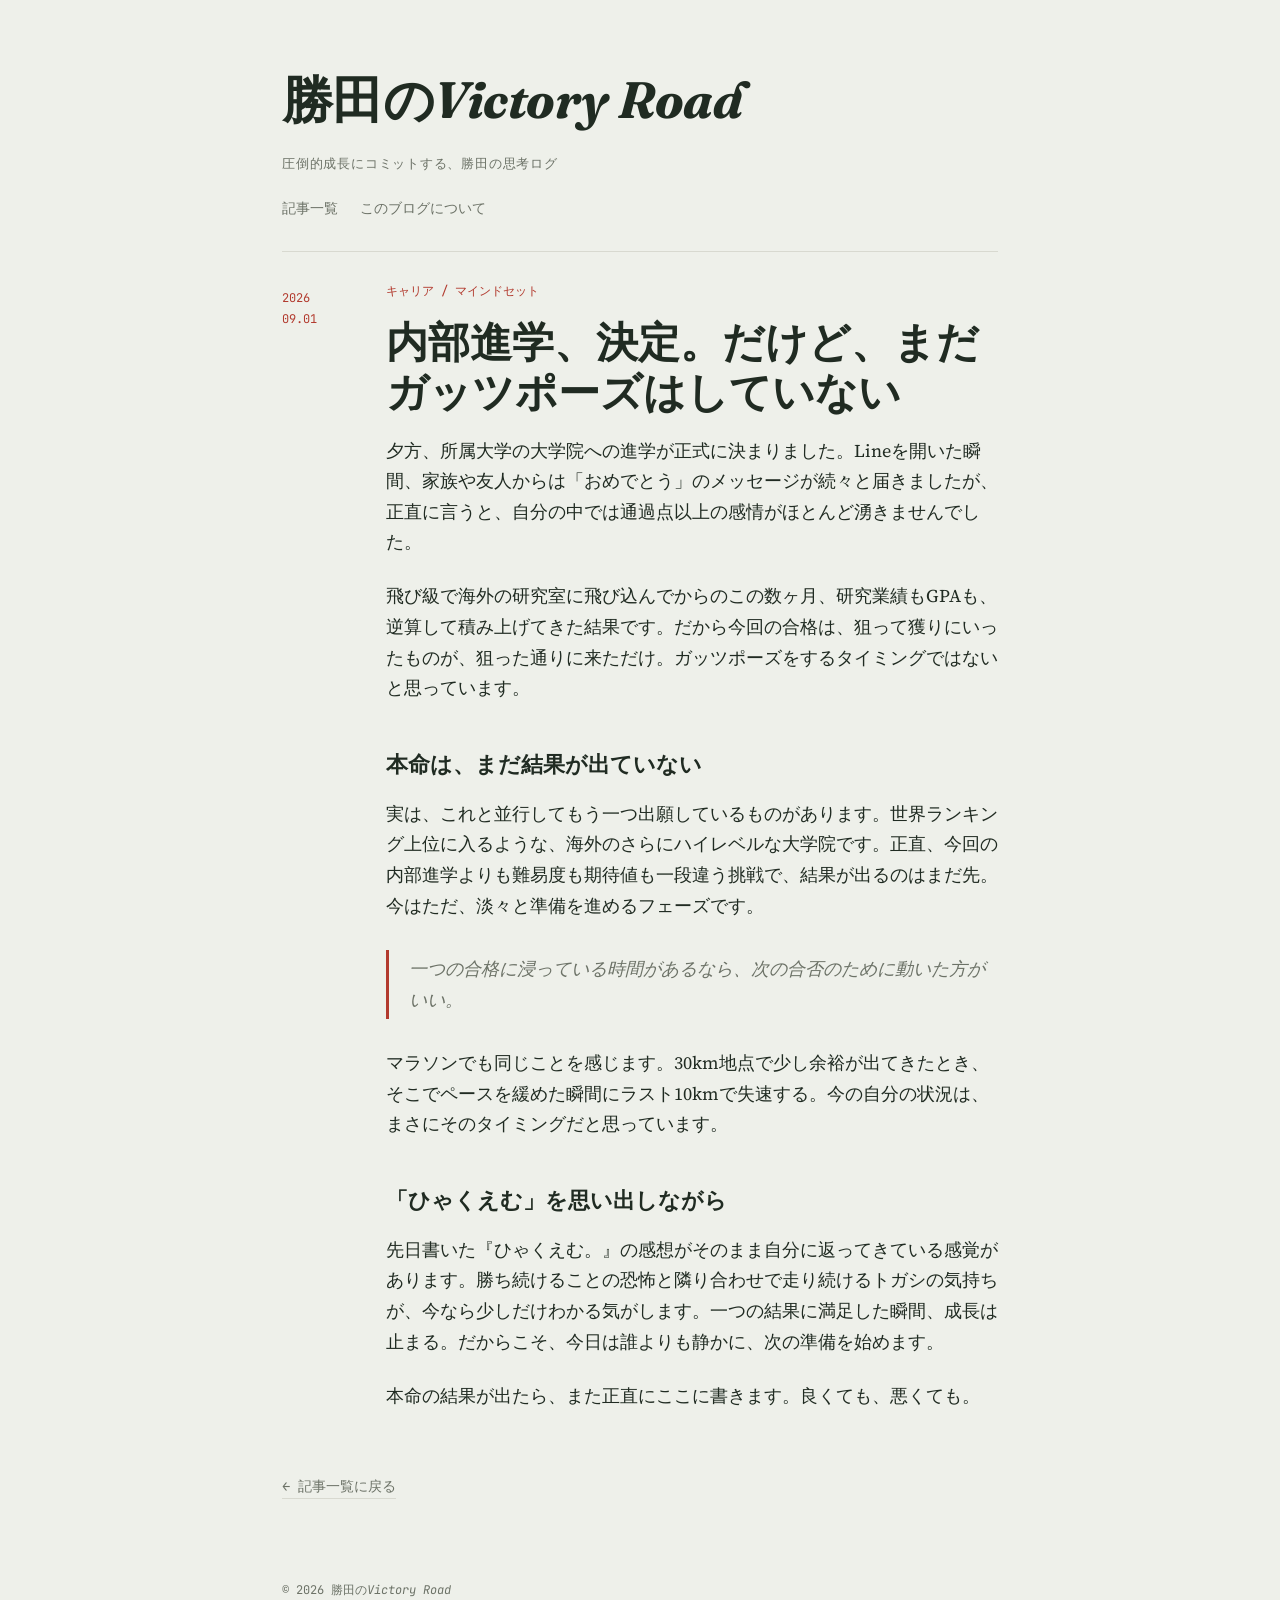
<file: posts/post-8.html>
<!DOCTYPE html>
<html lang="ja">
<head>
<meta charset="UTF-8">
<meta name="viewport" content="width=device-width, initial-scale=1.0">
<title>内部進学、決定。だけど、まだガッツポーズはしていない — 勝田のVictory Road</title>
<link rel="stylesheet" href="../style.css">
</head>
<body>

<header class="site-header">
  <a href="../index.html" class="site-title">勝田の<i>Victory Road</i></a>
  <p class="site-tagline">圧倒的成長にコミットする、勝田の思考ログ</p>
  <nav class="site-nav">
    <a href="../index.html">記事一覧</a>
    <a href="../about.html">このブログについて</a>
  </nav>
</header>

<main class="notebook">
  <hr class="notebook-rule">
  <article class="post" style="padding-top:20px;">
    <div class="post-margin">2026<br>09.01</div>
    <div class="post-body">
      <p class="post-eyebrow">キャリア / マインドセット</p>
      <h1 class="post-title">内部進学、決定。だけど、まだガッツポーズはしていない</h1>

      <p>夕方、所属大学の大学院への進学が正式に決まりました。Lineを開いた瞬間、家族や友人からは「おめでとう」のメッセージが続々と届きましたが、正直に言うと、自分の中では通過点以上の感情がほとんど湧きませんでした。</p>

      <p>飛び級で海外の研究室に飛び込んでからのこの数ヶ月、研究業績もGPAも、逆算して積み上げてきた結果です。だから今回の合格は、狙って獲りにいったものが、狙った通りに来ただけ。ガッツポーズをするタイミングではないと思っています。</p>

      <h2>本命は、まだ結果が出ていない</h2>
      <p>実は、これと並行してもう一つ出願しているものがあります。世界ランキング上位に入るような、海外のさらにハイレベルな大学院です。正直、今回の内部進学よりも難易度も期待値も一段違う挑戦で、結果が出るのはまだ先。今はただ、淡々と準備を進めるフェーズです。</p>

      <blockquote>一つの合格に浸っている時間があるなら、次の合否のために動いた方がいい。</blockquote>

      <p>マラソンでも同じことを感じます。30km地点で少し余裕が出てきたとき、そこでペースを緩めた瞬間にラスト10kmで失速する。今の自分の状況は、まさにそのタイミングだと思っています。</p>

      <h2>「ひゃくえむ」を思い出しながら</h2>
      <p>先日書いた『ひゃくえむ。』の感想がそのまま自分に返ってきている感覚があります。勝ち続けることの恐怖と隣り合わせで走り続けるトガシの気持ちが、今なら少しだけわかる気がします。一つの結果に満足した瞬間、成長は止まる。だからこそ、今日は誰よりも静かに、次の準備を始めます。</p>

      <p>本命の結果が出たら、また正直にここに書きます。良くても、悪くても。</p>
    </div>
  </article>

  <a class="back-link" href="../index.html">← 記事一覧に戻る</a>
</main>

<footer class="site-footer">
  © 2026 勝田の<i>Victory Road</i>
</footer>

</body>
</html>
</file>
<file: style.css>
/* =========================================================
   ノート・マージナリア — a reporter's-notebook journal theme
   ========================================================= */

@import url('https://fonts.googleapis.com/css2?family=Fraunces:opsz,wght@9..144,400;9..144,600;9..144,700&family=Source+Serif+4:ital,wght@0,400;0,600;1,400&family=JetBrains+Mono:wght@400;500&display=swap');

:root {
  --bg: #eef0ea;
  --surface: #f8f8f4;
  --ink: #202b22;
  --muted: #6c7267;
  --rule: #b23a2e;
  --rule-faint: rgba(178, 58, 46, 0.28);
  --line: #d8d9d0;

  --display: "Fraunces", Georgia, serif;
  --body: "Source Serif 4", Georgia, serif;
  --mono: "JetBrains Mono", "Courier New", monospace;

  --content-width: 680px;
  --margin-col: 84px;
}

* { box-sizing: border-box; }

html { scroll-behavior: smooth; }

@media (prefers-reduced-motion: reduce) {
  html { scroll-behavior: auto; }
  * { animation-duration: 0.01ms !important; transition-duration: 0.01ms !important; }
}

body {
  margin: 0;
  background: var(--bg);
  color: var(--ink);
  font-family: var(--body);
  font-size: 18px;
  line-height: 1.7;
  -webkit-font-smoothing: antialiased;
}

a { color: inherit; }
a:focus-visible, button:focus-visible { outline: 2px solid var(--rule); outline-offset: 3px; }

/* ---------- site header ---------- */

.site-header {
  max-width: calc(var(--content-width) + var(--margin-col));
  margin: 0 auto;
  padding: 56px 24px 28px;
}

.site-title {
  font-family: var(--display);
  font-weight: 700;
  font-optical-sizing: auto;
  font-size: clamp(2.2rem, 5vw, 3.2rem);
  letter-spacing: -0.01em;
  margin: 0;
  text-decoration: none;
  display: inline-block;
  color: var(--ink);
}

.site-tagline {
  margin: 10px 0 0;
  color: var(--muted);
  font-family: var(--mono);
  font-size: 0.82rem;
  letter-spacing: 0.06em;
  text-transform: uppercase;
}

.site-nav {
  margin-top: 22px;
  display: flex;
  gap: 22px;
  font-family: var(--mono);
  font-size: 0.85rem;
}

.site-nav a {
  text-decoration: none;
  color: var(--muted);
  border-bottom: 1px solid transparent;
  padding-bottom: 2px;
}

.site-nav a:hover, .site-nav a[aria-current="page"] {
  color: var(--ink);
  border-bottom-color: var(--rule);
}

/* ---------- notebook column (signature element) ---------- */

.notebook {
  max-width: calc(var(--content-width) + var(--margin-col));
  margin: 0 auto 80px;
  padding: 0 24px;
}

.notebook-rule {
  border: none;
  border-top: 1px solid var(--line);
  margin: 0 0 8px;
}

/* ---------- post list (index) ---------- */

.entries {
  list-style: none;
  margin: 24px 0 0;
  padding: 0;
}

.entry {
  display: grid;
  grid-template-columns: var(--margin-col) 1fr;
  column-gap: 20px;
  padding: 30px 0;
  border-bottom: 1px solid var(--line);
}

.entry:first-child { padding-top: 6px; }

.entry-date {
  font-family: var(--mono);
  font-size: 0.78rem;
  color: var(--rule);
  padding-top: 6px;
  white-space: nowrap;
}

.entry-title {
  font-family: var(--display);
  font-weight: 600;
  font-size: 1.5rem;
  margin: 0 0 8px;
}

.entry-title a {
  text-decoration: none;
  background-image: linear-gradient(var(--rule-faint), var(--rule-faint));
  background-repeat: no-repeat;
  background-size: 0% 2px;
  background-position: 0 100%;
  transition: background-size 0.25s ease;
}

.entry-title a:hover { background-size: 100% 2px; }

.entry-excerpt {
  margin: 0 0 10px;
  color: #3c4438;
}

.entry-tags {
  font-family: var(--mono);
  font-size: 0.72rem;
  color: var(--muted);
  letter-spacing: 0.03em;
}

.entry-tags span::before { content: "#"; opacity: 0.6; }
.entry-tags span { margin-right: 10px; }

/* ---------- single post ---------- */

.post {
  display: grid;
  grid-template-columns: var(--margin-col) 1fr;
  column-gap: 20px;
}

.post-margin {
  padding-top: 8px;
  font-family: var(--mono);
  font-size: 0.75rem;
  color: var(--rule);
  writing-mode: horizontal-tb;
}

.post-body { min-width: 0; }

.post-eyebrow {
  font-family: var(--mono);
  font-size: 0.78rem;
  color: var(--rule);
  margin-bottom: 10px;
}

.post-title {
  font-family: var(--display);
  font-weight: 700;
  font-size: clamp(1.9rem, 4vw, 2.6rem);
  line-height: 1.2;
  margin: 0 0 18px;
}

.post-body p { margin: 0 0 1.3em; }
.post-body h2 {
  font-family: var(--display);
  font-weight: 600;
  font-size: 1.35rem;
  margin: 2em 0 0.7em;
}
.post-body blockquote {
  margin: 1.6em 0;
  padding: 4px 0 4px 20px;
  border-left: 3px solid var(--rule);
  color: var(--muted);
  font-style: italic;
}

.back-link {
  display: inline-block;
  margin-top: 40px;
  font-family: var(--mono);
  font-size: 0.85rem;
  color: var(--muted);
  text-decoration: none;
  border-bottom: 1px solid var(--line);
}
.back-link:hover { color: var(--ink); border-bottom-color: var(--rule); }

/* ---------- about page ---------- */

.about-body { max-width: var(--content-width); }
.about-body p { margin: 0 0 1.3em; }

/* ---------- footer ---------- */

.site-footer {
  max-width: calc(var(--content-width) + var(--margin-col));
  margin: 0 auto;
  padding: 0 24px 60px;
  font-family: var(--mono);
  font-size: 0.75rem;
  color: var(--muted);
}

/* ---------- responsive ---------- */

@media (max-width: 560px) {
  :root { --margin-col: 56px; }
  body { font-size: 16.5px; }
  .entry, .post { grid-template-columns: 48px 1fr; column-gap: 12px; }
  .entry-date { font-size: 0.68rem; }
}
</file>
